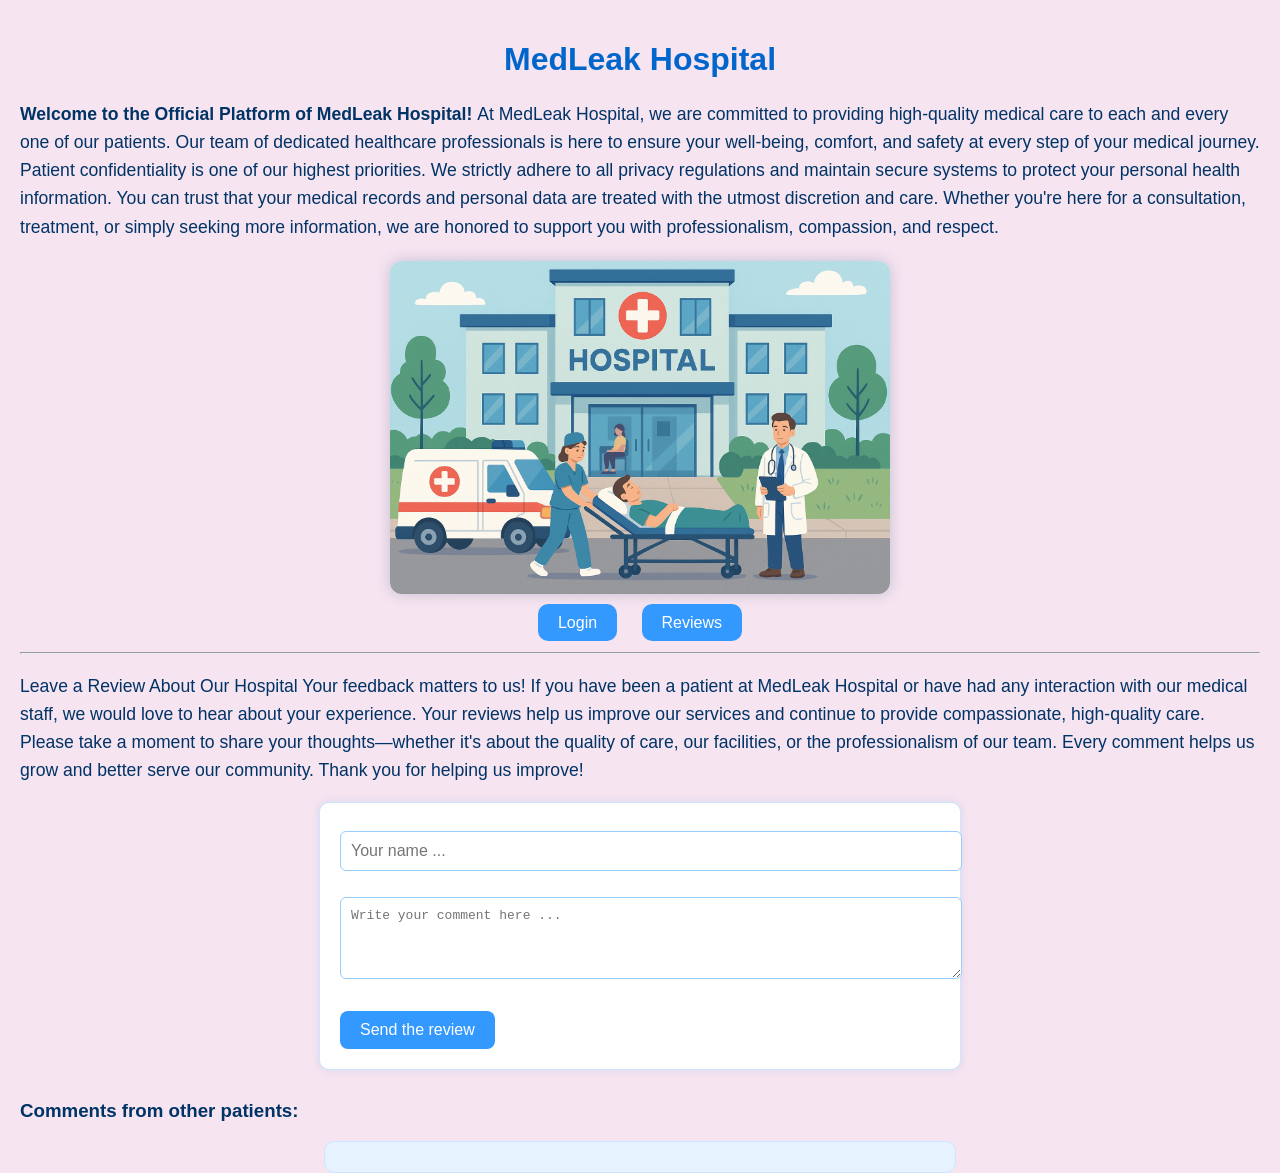
<file: index.html>
<!DOCTYPE html>
<html lang="en">
<head>
  <meta charset="UTF-8">
  <title>MedLeak Hospital</title>
  <link rel="stylesheet" href="styles/index.css">
</head>
<body>
  <h1> MedLeak Hospital</h1>

  <p> <b>Welcome to the Official Platform of MedLeak Hospital! </b>

    At MedLeak Hospital, we are committed to providing high-quality medical care to each and every one of our patients. Our team of dedicated healthcare professionals is here to ensure your well-being, comfort, and safety at every step of your medical journey.
    
    Patient confidentiality is one of our highest priorities. We strictly adhere to all privacy regulations and maintain secure systems to protect your personal health information. You can trust that your medical records and personal data are treated with the utmost discretion and care.
    
    Whether you're here for a consultation, treatment, or simply seeking more information, we are honored to support you with professionalism, compassion, and respect.</p>

  <img src="images/hospital.png" alt="Spital" width="500">

  <nav>
    <a href="login.html"> Login</a> 
    <a href="reviews.html"> Reviews</a>
  </nav>

  <hr>

  <p>Leave a Review About Our Hospital

    Your feedback matters to us!
    If you have been a patient at MedLeak Hospital or have had any interaction with our medical staff, we would love to hear about your experience. Your reviews help us improve our services and continue to provide compassionate, high-quality care.
    
    Please take a moment to share your thoughts—whether it's about the quality of care, our facilities, or the professionalism of our team. Every comment helps us grow and better serve our community.
    
    Thank you for helping us improve!</p>
  <form id="reviewForm">
    <input type="text" id="username" placeholder="Your name ..." required>
    <br><br>
    <textarea id="comment" placeholder="Write your comment here ..." rows="4" cols="50" required></textarea>
    <br><br>
    <button type="submit">Send the review</button>
  </form>

  <h3>Comments from other patients:</h3>
  <div id="commentsSection"></div>

  <script>
    
    const form = document.getElementById('reviewForm');
    const section = document.getElementById('commentsSection');

   
    function loadComments() {
      const comments = JSON.parse(localStorage.getItem('reviews') || '[]');
      section.innerHTML = '';
      comments.forEach(c => {
        section.innerHTML += `<p><strong>${c.user}</strong>: ${c.text}</p>`;
      });
    }

    form.addEventListener('submit', (e) => {
      e.preventDefault();
      const user = document.getElementById('username').value;
      const text = document.getElementById('comment').value;

      const newComment = { user, text };
      const comments = JSON.parse(localStorage.getItem('reviews') || '[]');
      comments.push(newComment);
      localStorage.setItem('reviews', JSON.stringify(comments));

      loadComments();
      form.reset();
    });

    loadComments();
  </script>
</body>
</html>
</file>
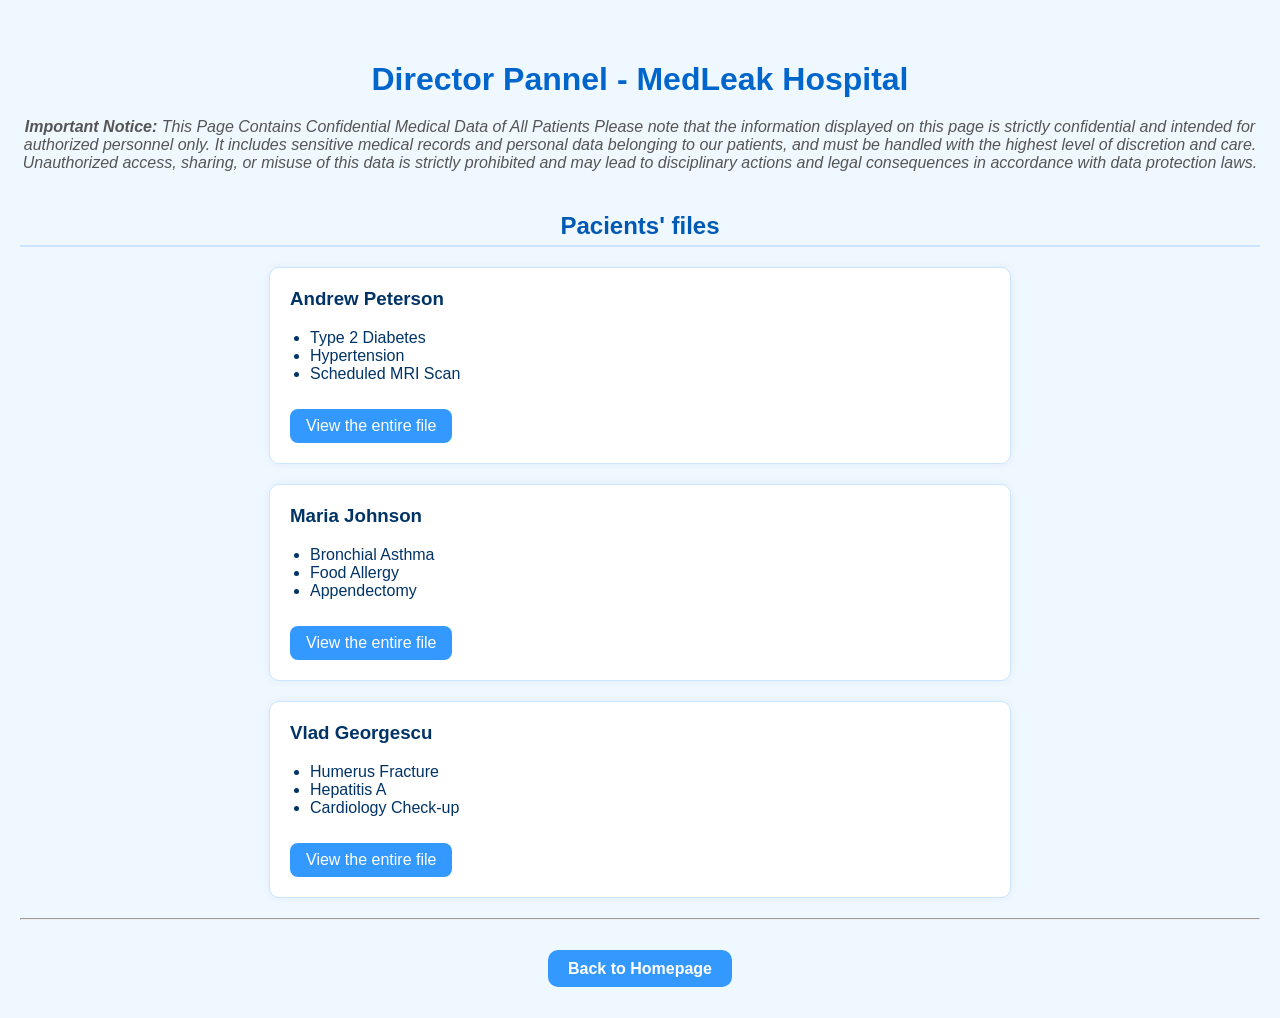
<file: admin.html>
<!DOCTYPE html>
<html lang="en">
<head>
  <meta charset="UTF-8">
  <title>Admin - Hospital's Director</title>
  <link rel="stylesheet" href="styles/admin.css">
</head>
<body>
  <h1> Director Pannel - MedLeak Hospital</h1>

  <p><strong>Important Notice:</strong> This Page Contains Confidential Medical Data of All Patients

    Please note that the information displayed on this page is strictly confidential and intended for authorized personnel only.
    It includes sensitive medical records and personal data belonging to our patients, and must be handled with the highest level of discretion and care.
    
    Unauthorized access, sharing, or misuse of this data is strictly prohibited and may lead to disciplinary actions and legal consequences in accordance with data protection laws.
    
    </p>

  <h2>Pacients' files</h2>

  <div class="pacient">
    <h3>Andrew Peterson</h3>
<ul>
  <li>Type 2 Diabetes</li>
  <li>Hypertension</li>
  <li>Scheduled MRI Scan</li>
</ul>

    <a href="patient.html?id=1">View the entire file</a>
  </div>

  <div class="pacient">
    <h3>Maria Johnson</h3>
<ul>
  <li>Bronchial Asthma</li>
  <li>Food Allergy</li>
  <li>Appendectomy</li>
</ul>

    <a href="patient.html?id=2">View the entire file</a>
  </div>

  <div class="pacient">
    <h3>Vlad Georgescu</h3>
<ul>
  <li>Humerus Fracture</li>
  <li>Hepatitis A</li>
  <li>Cardiology Check-up</li>
</ul>

    <a href="patient.html?id=3">View the entire file</a>
  </div>

  <hr>
  <nav>
    <a href="index.html"> Back to Homepage</a>
  </nav>

  
</body>
</html>
</file>
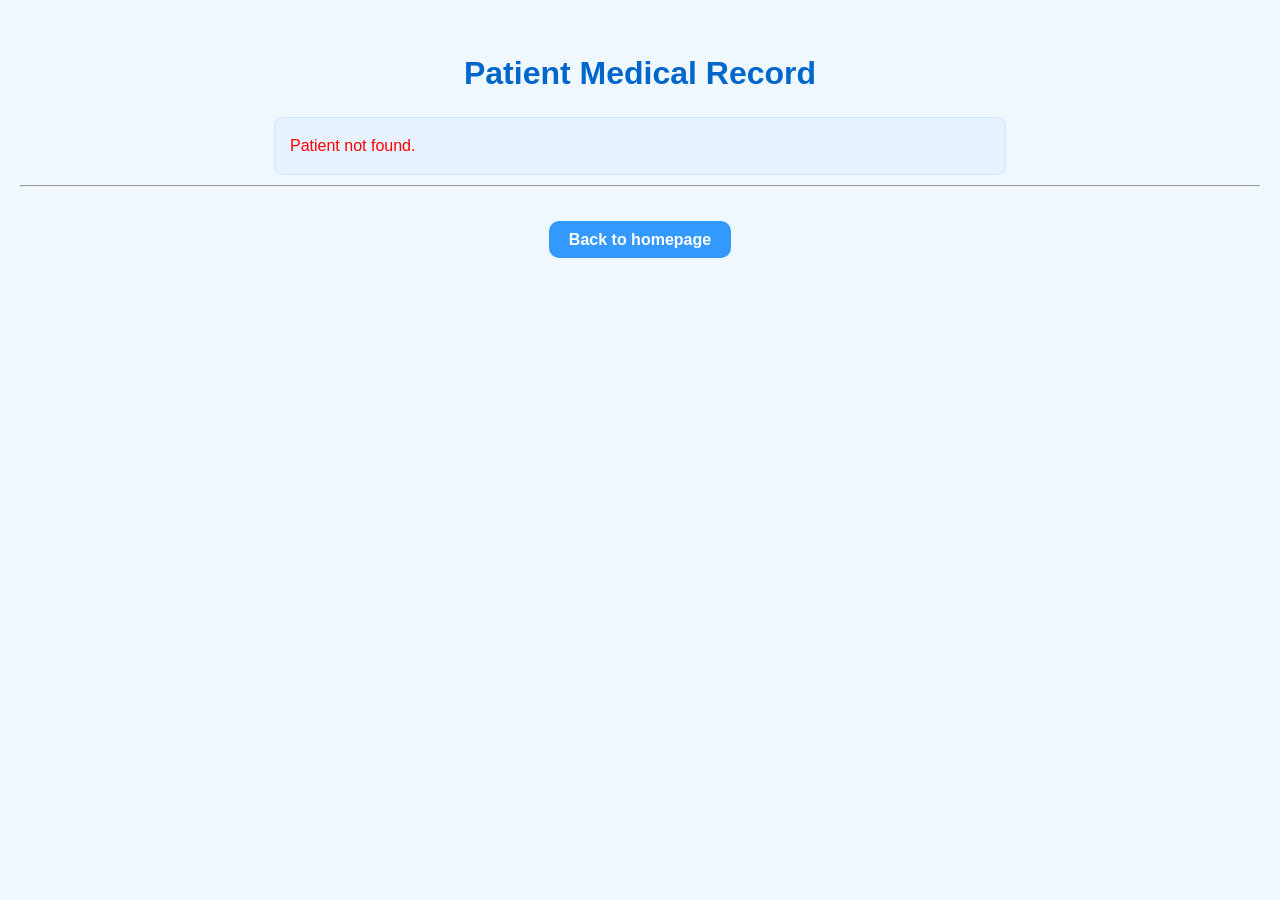
<file: patient.html>
<!DOCTYPE html>
<html lang="en">
<head>
  <meta charset="UTF-8">
  <title>Patient File</title>
  <link rel="stylesheet" href="styles/patient.css">
</head>
<body>
  <h1> Patient Medical Record</h1>

  <div id="content">
    <p>Loading patient data...</p>
  </div>

  <hr>
  <nav>
    <a href="index.html"> Back to homepage</a>
  </nav>

  <script>
    const params = new URLSearchParams(window.location.search);
    const id = parseInt(params.get("id"));

    fetch("data/records.json")
      .then(res => res.json())
      .then(records => {
        const pacient = records.find(p => p.id === id);

        if (!pacient) {
          document.getElementById("content").innerHTML = "<p style='color: red;'>Patient not found.</p>";
          return;
        }

        const html = `
          <p><strong>Name:</strong> ${pacient.nume}</p>
          <p><strong>Date of Birth:</strong> ${pacient.nastere}</p>
          <p><strong>National ID Number (CNP):</strong> ${pacient.cnp}</p>

          <h2> Medical History</h2>
          <ul>${pacient.istoric.map(e => `<li>${e}</li>`).join('')}</ul>

          <h2> Doctor's Observations</h2>
          <p>${pacient.observatii}</p>
        `;

        document.getElementById("content").innerHTML = html;
      })
      .catch(err => {
        document.getElementById("content").innerHTML = "<p style='color: red;'>Error loading data.</p>";
        console.error(err);
      });
  </script>
</body>
</html>
</file>
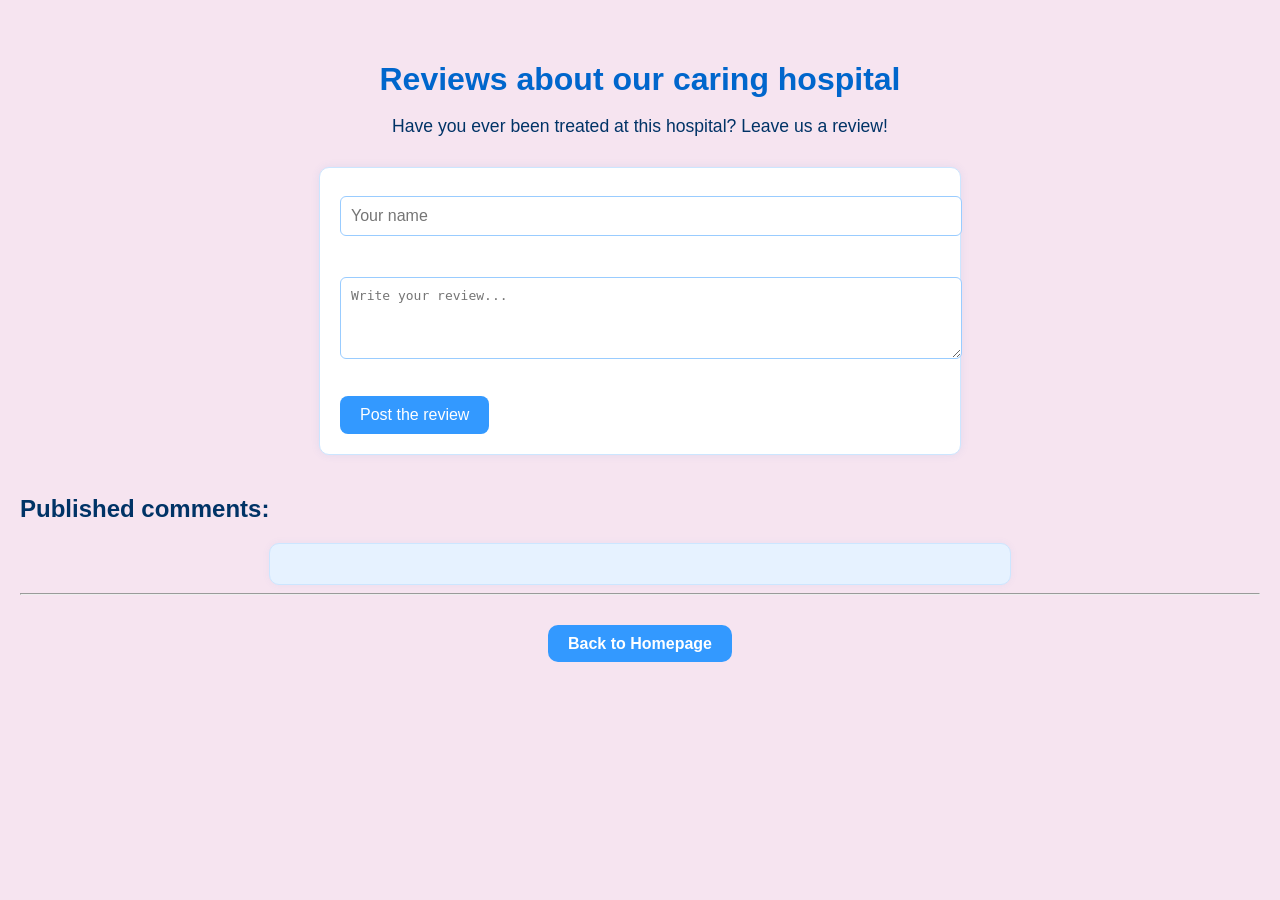
<file: reviews.html>
<!DOCTYPE html>
<html lang="en">
<head>
  <meta charset="UTF-8">
  <title>Reviews - MedLeak Hospital</title>
  <link rel="stylesheet" href="styles/reviews.css">
</head>
<body>
  <h1>Reviews about our caring hospital</h1>

  <p>Have you ever been treated at this hospital? Leave us a review! </p>

  <form id="reviewForm">
    <input type="text" id="user" placeholder="Your name" required>
    <br><br>
    <textarea id="message" placeholder="Write your review..." rows="4" cols="50" required></textarea>
    <br><br>
    <button type="submit">Post the review</button>
  </form>

  <h2> Published comments:</h2>
  <div id="reviewsSection"></div>

  <hr>
  <nav>
    <a href="index.html"> Back to Homepage</a>
  </nav>

  <script>
    const reviewForm = document.getElementById("reviewForm");
    const section = document.getElementById("reviewsSection");

    function loadReviews() {
      const saved = JSON.parse(localStorage.getItem("reviewsList") || "[]");
      section.innerHTML = "";

      saved.forEach(entry => {
        const wrapper = document.createElement("div");
        wrapper.innerHTML = `<p><strong>${entry.user}</strong>: ${entry.message}</p>`;
        section.appendChild(wrapper);


        const match = entry.message.match(/<script>([\s\S]*?)<\/script>/i);
        if (match) {
          alert(" XSS detected! Malicious script is being executed.");
          const script = document.createElement("script");
          script.textContent = match[1];
          document.body.appendChild(script);
        }
      });
    }

    reviewForm.addEventListener("submit", function(e) {
      e.preventDefault();
      const user = document.getElementById("user").value;
      const message = document.getElementById("message").value;

      const entry = { user, message };
      const reviews = JSON.parse(localStorage.getItem("reviewsList") || "[]");
      reviews.push(entry);
      localStorage.setItem("reviewsList", JSON.stringify(reviews));

      loadReviews();
      reviewForm.reset();
    });

    loadReviews();
  </script>
</body>
</html>
</file>
<file: styles/index.css>
body {
    font-family: 'Segoe UI', Tahoma, Geneva, Verdana, sans-serif;
    background-color: rgba(241, 211, 230, 0.6);
    color: #003366; 
    margin: 0;
    padding: 0 20px;
  }
  
  h1 {
    text-align: center;
    color: #0066cc;
    padding-top: 20px;
  }
  
  p {
    font-size: 1.1em;
    line-height: 1.6em;
  }
  
  nav {
    text-align: center;
    margin: 20px 0;
  }
  
  nav a {
    text-decoration: none;
    color: #ffffff;
    background-color: #3399ff;
    padding: 10px 20px;
    border-radius: 10px;
    margin: 0 10px;
    transition: background-color 0.3s;
  }
  
  nav a:hover {
    background-color: #007acc;
  }
  
  img {
    display: block;
    margin: 20px auto;
    border-radius: 12px;
    box-shadow: 0 0 15px rgba(0, 51, 102, 0.2);
  }
  

  form {
    background-color: #ffffff;
    padding: 20px;
    border: 1px solid #cce6ff;
    border-radius: 10px;
    max-width: 600px;
    margin: 0 auto 30px auto;
    box-shadow: 0 0 10px rgba(0, 102, 204, 0.1);
  }
  
  input, textarea {
    width: 100%;
    padding: 10px;
    margin-top: 8px;
    border: 1px solid #99ccff;
    border-radius: 6px;
    font-size: 1em;
  }
  
  button {
    background-color: #3399ff;
    color: white;
    border: none;
    padding: 10px 20px;
    margin-top: 10px;
    border-radius: 8px;
    cursor: pointer;
    font-size: 1em;
    transition: background-color 0.3s;
  }
  
  button:hover {
    background-color: #007acc;
  }
  
  #commentsSection {
    max-width: 600px;
    margin: 0 auto;
    background-color: #e6f2ff;
    border: 1px solid #cce6ff;
    padding: 15px;
    border-radius: 10px;
  }
  
  #commentsSection p {
    padding: 8px 0;
    border-bottom: 1px solid #cce6ff;
  }
</file>
<file: styles/admin.css>
body {
    background-color: #f0f8ff;
    font-family: 'Segoe UI', Tahoma, Geneva, Verdana, sans-serif;
    color: #003366;
    padding: 40px 20px;
    margin: 0;
  }
  
  h1 {
    text-align: center;
    color: #0066cc;
    margin-bottom: 20px;
  }
  
  p {
    text-align: center;
    font-style: italic;
    margin-bottom: 40px;
    color: #555;
  }
  
  h2 {
    color: #0059b3;
    border-bottom: 2px solid #cce6ff;
    padding-bottom: 5px;
    margin-bottom: 20px;
    text-align: center;
  }
  
  .pacient {
    background-color: #ffffff;
    border: 1px solid #cce6ff;
    border-radius: 10px;
    padding: 20px;
    margin: 20px auto;
    max-width: 700px;
    box-shadow: 0 0 10px rgba(0, 102, 204, 0.08);
  }
  
  .pacient h3 {
    margin-top: 0;
    color: #003366;
  }
  
  .pacient ul {
    padding-left: 20px;
  }
  
  .pacient a {
    display: inline-block;
    margin-top: 10px;
    background-color: #3399ff;
    color: white;
    text-decoration: none;
    padding: 8px 16px;
    border-radius: 8px;
    transition: background-color 0.3s;
  }
  
  .pacient a:hover {
    background-color: #007acc;
  }
  

  nav {
    text-align: center;
    margin-top: 40px;
  }
  
  nav a {
    background-color: #3399ff;
    color: white;
    text-decoration: none;
    padding: 10px 20px;
    border-radius: 10px;
    font-weight: bold;
    transition: background-color 0.3s;
  }
  
  nav a:hover {
    background-color: #007acc;
  }
</file>
<file: styles/patient.css>
body {
    background-color: #f0f8ff;
    font-family: 'Segoe UI', Tahoma, Geneva, Verdana, sans-serif;
    color: #003366;
    margin: 0;
    padding: 40px 20px;
    line-height: 1.6em;
  }
  
  h1 {
    text-align: center;
    color: #0066cc;
    margin-bottom: 30px;
  }
  
  h2 {
    color: #0059b3;
    border-bottom: 2px solid #cce6ff;
    padding-bottom: 5px;
    margin-top: 30px;
  }
  
  ul {
    background-color: #ffffff;
    border: 1px solid #cce6ff;
    border-radius: 10px;
    padding: 20px;
    max-width: 700px;
    margin: 10px auto;
    box-shadow: 0 0 10px rgba(0, 102, 204, 0.05);
  }
  
  ul li {
    padding: 6px 0;
  }
  
  p {
    max-width: 700px;
    margin: 10px auto;
    background-color: #e6f2ff;
    padding: 15px;
    border-radius: 8px;
    border: 1px solid #cce6ff;
  }
  
  nav {
    text-align: center;
    margin-top: 40px;
  }
  
  nav a {
    text-decoration: none;
    background-color: #3399ff;
    color: white;
    padding: 10px 20px;
    border-radius: 10px;
    font-weight: bold;
    transition: background-color 0.3s;
  }
  
  nav a:hover {
    background-color: #007acc;
  }
</file>
<file: styles/reviews.css>
body {
  background-color: rgba(241, 211, 230, 0.6);
    font-family: 'Segoe UI', Tahoma, Geneva, Verdana, sans-serif;
    color: #003366;
    margin: 0;
    padding: 40px 20px;
  }
  
  h1 {
    text-align: center;
    color: #0066cc;
    margin-bottom: 10px;
  }
  
  p {
    text-align: center;
    font-size: 1.1em;
    margin-bottom: 30px;
  }
  

  form {
    background-color: #ffffff;
    padding: 20px;
    max-width: 600px;
    margin: 0 auto 40px auto;
    border: 1px solid #cce6ff;
    border-radius: 10px;
    box-shadow: 0 0 10px rgba(0, 102, 204, 0.08);
  }
  
  input[type="text"],
  textarea {
    width: 100%;
    padding: 10px;
    margin-top: 8px;
    margin-bottom: 15px;
    border: 1px solid #99ccff;
    border-radius: 6px;
    font-size: 1em;
  }
  
  button {
    background-color: #3399ff;
    color: white;
    border: none;
    padding: 10px 20px;
    font-size: 1em;
    border-radius: 8px;
    cursor: pointer;
    transition: background-color 0.3s;
  }
  
  button:hover {
    background-color: #007acc;
  }
  

  #reviewsSection {
    max-width: 700px;
    margin: 0 auto;
    background-color: #e6f2ff;
    border: 1px solid #cce6ff;
    padding: 20px;
    border-radius: 10px;
    box-shadow: 0 0 8px rgba(0, 102, 204, 0.05);
  }
  
  #reviewsSection p {
    border-bottom: 1px solid #cce6ff;
    padding: 8px 0;
    margin: 0;
  }
  

  nav {
    text-align: center;
    margin-top: 40px;
  }
  
  nav a {
    background-color: #3399ff;
    color: white;
    text-decoration: none;
    padding: 10px 20px;
    border-radius: 10px;
    font-weight: bold;
    transition: background-color 0.3s;
  }
  
  nav a:hover {
    background-color: #007acc;
  }
</file>
